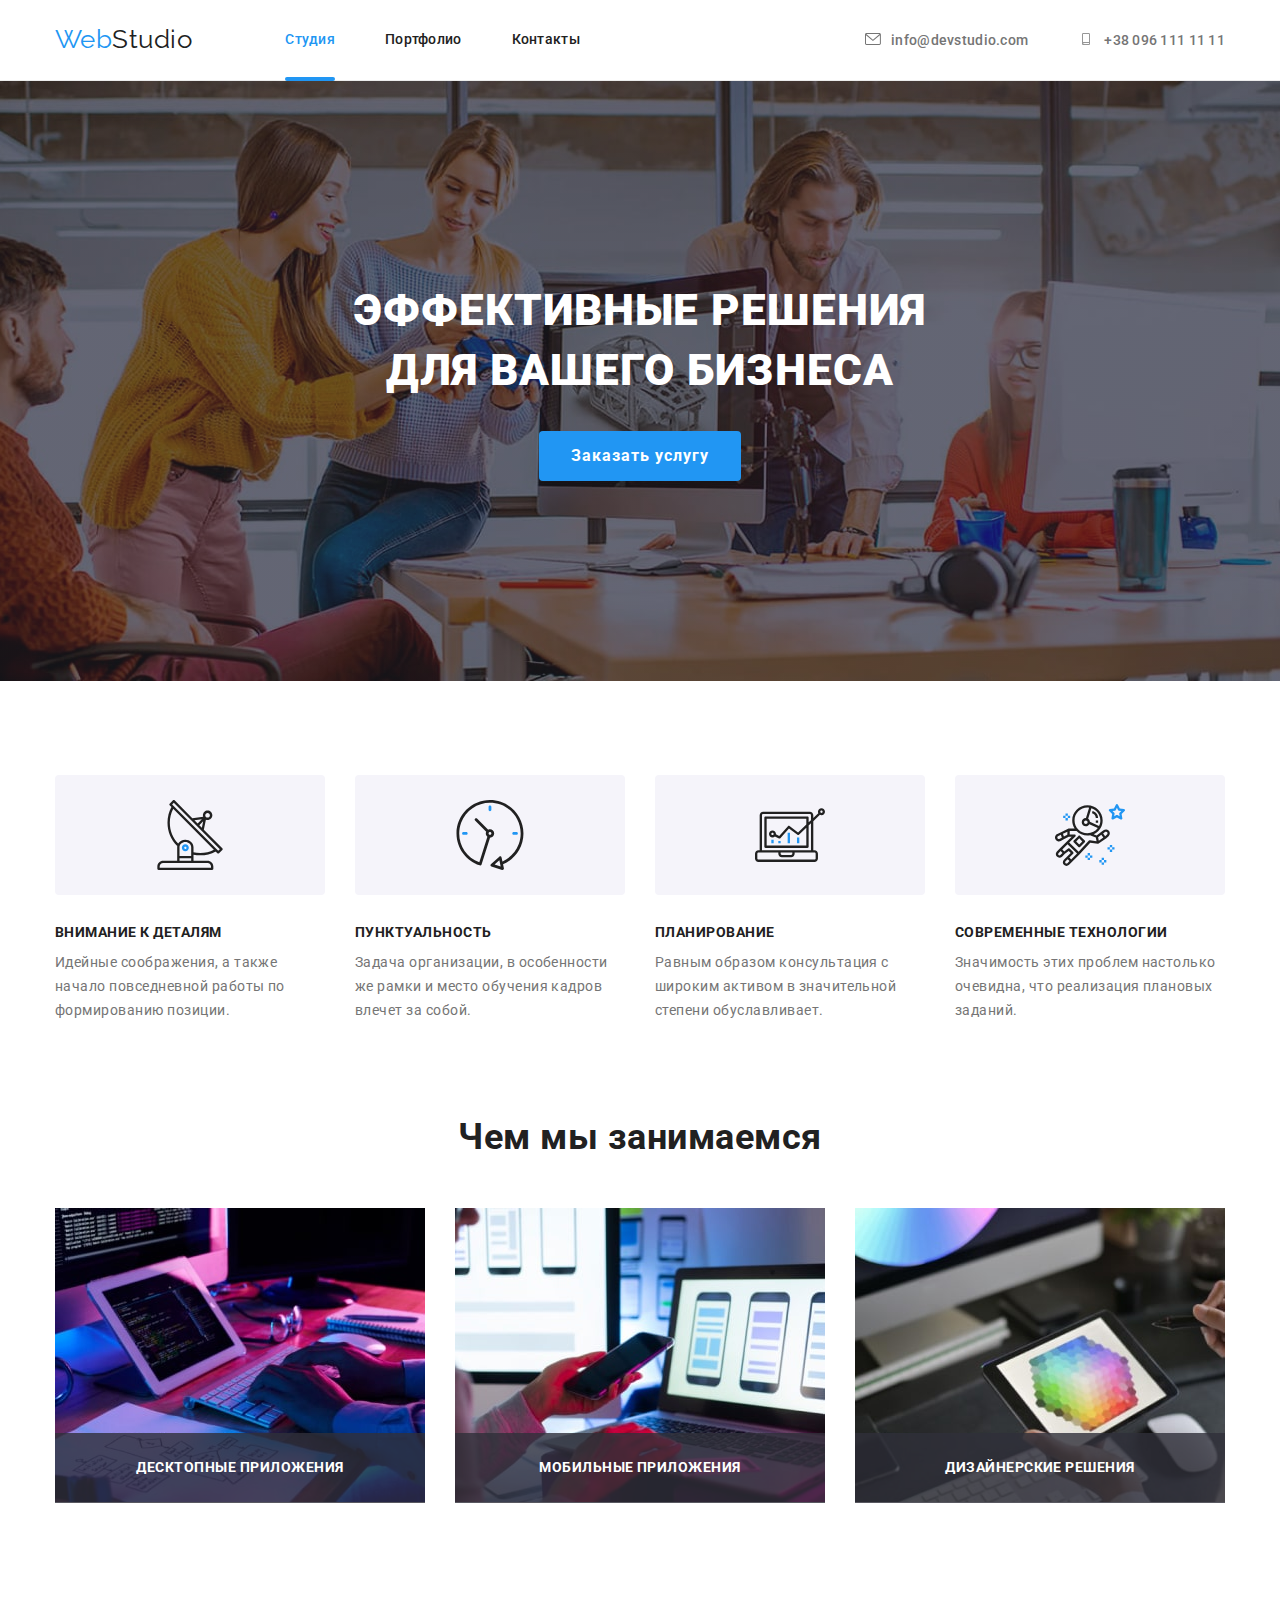
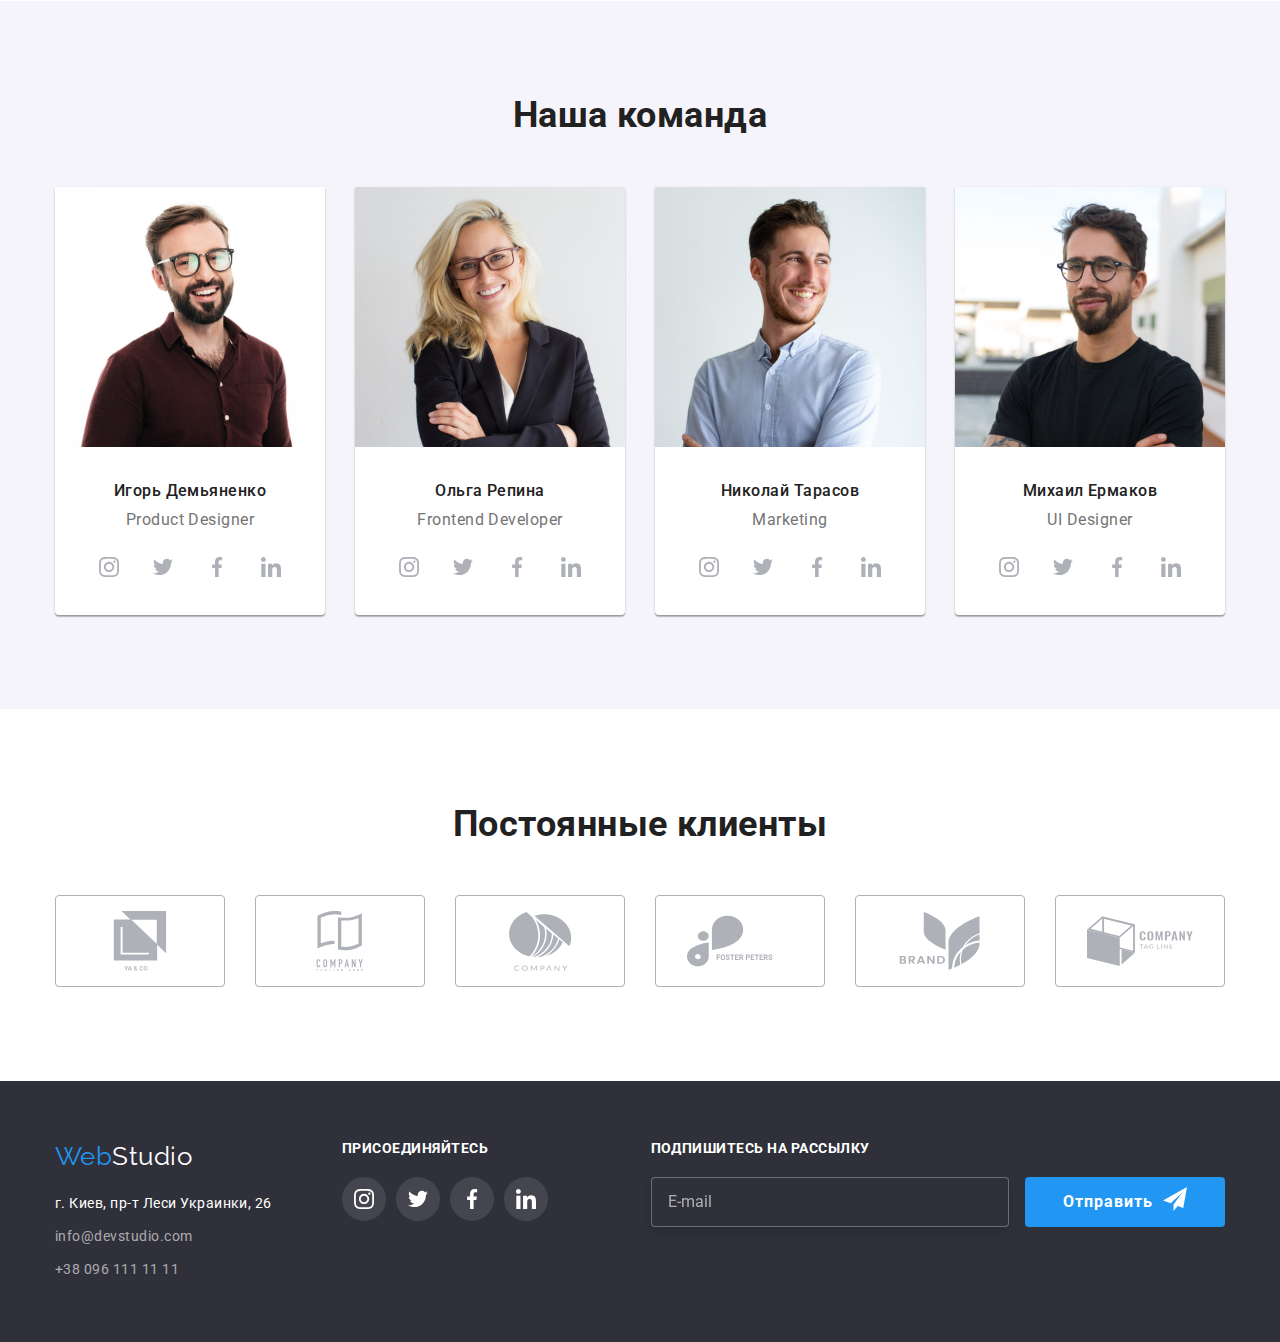
<file: index.html>
<!DOCTYPE html>
<html lang="en">
  <head>
    <meta charset="UTF-8" />
    <meta http-equiv="X-UA-Compatible" content="IE=edge" />
    <meta name="viewport" content="width=device-width, initial-scale=1.0" />
    <title>Студия</title>
    <link
      href="https://fonts.googleapis.com/css2?family=Raleway:wght@700&family=Roboto:wght@400;500;700;900&display=swap"
      rel="stylesheet"
    />
    <link
      rel="stylesheet"
      href="https://cdnjs.cloudflare.com/ajax/libs/modern-normalize/1.1.0/modern-normalize.min.css"
    />
    <link rel="stylesheet" href="./CSS/style.css" />
  </head>

  <body>
    <!--Heder-->
    <header class="header">
      <div class="container heder-page">
        <a href="./index.html" class="logo"
          >Web<span class="logo-studio">Studio</span></a
        >
        <nav>
          <ul class="site-nav list">
            <li class="item"><a href="#" class="link current">Студия</a></li>
            <li class="item"><a href="./portfolio.html" class="link">Портфолио</a></li>
            <li class="item"><a href="#" class="link">Контакты</a></li>
          </ul>
        </nav>
        <ul class="auth-nav list">
          <li class="item">
            <a href="mailto:info@devstudio.com" class="link"
              ><svg class="auth-icon" width="16" height="12"><use href="images/symbol-defs.svg#icon-mail"></use></svg>info@devstudio.com</a
            >
          </li>
          <li class="item">
            <a href="tel:+380961111111" class="link"><svg class="auth-icon" width="16" height="12"><use href="images/symbol-defs.svg#icon-smartphone"></use></svg>+38 096 111 11 11</a>
          </li>
        </ul>
      </div>
    </header>
    <!--Hero-->
    <main>
      <section class="hero container-hero">
        <h1 class="hero-title">Эффективные решения <br/> для вашего бизнеса</h1>
        <button type="button" class="button primary" data-modal-open>Заказать услугу</button>
      </section>
      <!--benefits-->
      <section class="section">
        <div class="container">
          <ul class="benefits-list list">
            <li class="item">
              <div class="benefits-box"><svg class="benefits-icon" width="70" height="70"><use href="./images/symbol-defs.svg#icon-antenna-1"></use></svg></div>
              <h3 class="title">Внимание к деталям</h3>
              <p class="paragraph">
                Идейные соображения, а также начало повседневной работы по
                формированию позиции.
              </p>
            </li>
            <li class="item">
              <div class="benefits-box"><svg class="benefits-icon" width="70" height="70"><use href="./images/symbol-defs.svg#icon-clock-1"></use></svg></div>
              <h3 class="title">Пунктуальность</h3>
              <p class="paragraph">
                Задача организации, в особенности же рамки и место обучения
                кадров влечет за собой.
              </p>
            </li>
            <li class="item">
              <div class="benefits-box"><svg class="benefits-icon" width="70" height="70"><use href="./images/symbol-defs.svg#icon-diagram-1"></use></svg></div>
              <h3 class="title">Планирование</h3>
              <p class="paragraph">
                Равным образом консультация с широким активом в значительной
                степени обуславливает.
              </p>
            </li>
            <li class="item">
              <div class="benefits-box"><svg class="benefits-icon" width="70" height="70"><use href="./images/symbol-defs.svg#icon-astronaut-1"></use></svg></div>
              <h3 class="title">Современные технологии</h3>
              <p class="paragraph">
                Значимость этих проблем настолько очевидна, что реализация
                плановых заданий.
              </p>
            </li>
          </ul>
        </div>
      </section>
           <!--Activity" -->
           <section class="section-activity">
            <div class="container">
          <h2 class="benefits-title">Чем мы занимаемся</h2>
          <ul class="list-img list">
            <li class="item">
              <div class="item-text">
              <img
                src="./images/box1-min.jpg"
                alt="фото планшет и клавиатура"
                width="370"
              /><h3 class="text-img">Десктопные приложения</h3></div>
            </li>
            <li class="item">
              <div class="item-text">
              <img
                src="./images/box2-min.jpg"
                alt="фото ноутбук и мобильный телефон"
                width="370"
              /><h3 class="text-img">Мобильные приложения</h3></div>
            </li>
            <li class="item">
              <div class="item-text">
              <img
                src="./images/box3-min.jpg"
                alt="фото рисунок на планшете"
                width="370"
              /><h3 class="text-img">Дизайнерские решения</h3></div>
            </li>
          </ul>
        </div>
      </section>
      <!--Team-->
      <section class="section team">
        <div class="container">
          <h2 class="team-title">Наша команда</h2>
          <ul class="team-list list">
            <li class="item">
              <img
                src="./images/team1.jpg" class="foto"
                alt="фото Игорь Демьяненко"
                width="270" 
              />
              <div class="team-member">
              <h3 class="title">Игорь Демьяненко</h3>
              <p class="paragraph">Product Designer</p>
              <ul class="list-network list">
                <li class="network"><a href="#" class="network-titel"><svg class="social-icon" width="20" height="20"><use href="./images/symbol-defs.svg#icon-instagram-2-1"></use></svg></a></li>
                <li class="network"><a href="#" class="network-titel"><svg class="social-icon" width="20" height="20"><use href="./images/symbol-defs.svg#icon-twitter-1-1"></use></svg></a></li>
                <li class="network"><a href="#" class="network-titel"><svg class="social-icon" width="20" height="20"><use href="./images/symbol-defs.svg#icon-facebook-1-1"></use></svg></a></li>
                <li class="network"><a href="#" class="network-titel"><svg class="social-icon"  width="20" height="20"><use href="./images/symbol-defs.svg#icon-linkedin-1-1"></use></svg></a></li>
              </ul>
            </div>
            </li>
            <li class="item">
              <img
                src="./images/team2.jpg" class="foto"
                alt="фото Ольга Репина"
                width="270" 
              />
              <div class="team-member">
              <h3 class="title">Ольга Репина</h3>
              <p class="paragraph">Frontend Developer</p>
               <ul class="list-network list">
                <li class="network"><a href="#" class="network-titel"><svg class="social-icon" width="20" height="20"><use href="./images/symbol-defs.svg#icon-instagram-2-1"></use></svg></a></li>
                <li class="network"><a href="#" class="network-titel"><svg class="social-icon" width="20" height="20"><use href="./images/symbol-defs.svg#icon-twitter-1-1"></use></svg></a></li>
                <li class="network"><a href="#" class="network-titel"><svg class="social-icon" width="20" height="20"><use href="./images/symbol-defs.svg#icon-facebook-1-1"></use></svg></a></li>
                <li class="network"><a href="#" class="network-titel"><svg class="social-icon"  width="20" height="20"><use href="./images/symbol-defs.svg#icon-linkedin-1-1"></use></svg></a></li>
              </ul>
            </div>
            </li>
            <li class="item">
              <img
                src="./images/team3.jpg" class="foto"
                alt="фото Николай Тарасов"
                width="270"
              />
              <div class="team-member"><h3 class="title">Николай Тарасов</h3>
              <p class="paragraph">Marketing</p>
                <ul class="list-network list">
                <li class="network"><a href="#" class="network-titel"><svg class="social-icon" width="20" height="20"><use href="./images/symbol-defs.svg#icon-instagram-2-1"></use></svg></a></li>
                <li class="network"><a href="#" class="network-titel"><svg class="social-icon" width="20" height="20"><use href="./images/symbol-defs.svg#icon-twitter-1-1"></use></svg></a></li>
                <li class="network"><a href="#" class="network-titel"><svg class="social-icon" width="20" height="20"><use href="./images/symbol-defs.svg#icon-facebook-1-1"></use></svg></a></li>
                <li class="network"><a href="#" class="network-titel"><svg class="social-icon"  width="20" height="20"><use href="./images/symbol-defs.svg#icon-linkedin-1-1"></use></svg></a></li>
              </ul>
            </div>
            </li>
            <li class="item">
              <img
                src="./images/team4.jpg" class="foto"
                alt="фото Михаил Ермаков"
                width="270"
              />
              <div class="team-member"><h3 class="title">Михаил Ермаков</h3>
              <p class="paragraph">UI Designer</p>
                <ul class="list-network list">
                <li class="network"><a href="#" class="network-titel"><svg class="social-icon" width="20" height="20"><use href="./images/symbol-defs.svg#icon-instagram-2-1"></use></svg></a></li>
                <li class="network"><a href="#" class="network-titel"><svg class="social-icon" width="20" height="20"><use href="./images/symbol-defs.svg#icon-twitter-1-1"></use></svg></a></li>
                <li class="network"><a href="#" class="network-titel"><svg class="social-icon" width="20" height="20"><use href="./images/symbol-defs.svg#icon-facebook-1-1"></use></svg></a></li>
                <li class="network"><a href="#" class="network-titel"><svg class="social-icon"  width="20" height="20"><use href="./images/symbol-defs.svg#icon-linkedin-1-1"></use></svg></a></li>
              </ul>
            </div>
            </li>
          </ul>
        </div>
      </section>
<!--partners-->  
<section class="section">
<div class="container">
<h2 class="partners-title">Постоянные клиенты</h2>
<ul class="partners-list list">
  <li class="partners"><a href="#" class="partners-link"><svg class="partners-icon" width="106" height="60"><use href="./images/symbol-defs.svg#icon-Company1"></use></svg></a></li>
  <li class="partners"><a href="#" class="partners-link"><svg class="partners-icon" width="106" height="60"><use href="./images/symbol-defs.svg#icon-Company2"></use></svg></a></li>
  <li class="partners"><a href="#" class="partners-link"><svg class="partners-icon" width="106" height="60"><use href="./images/symbol-defs.svg#icon-Company3"></use></svg></a></li>
  <li class="partners"><a href="#" class="partners-link"><svg class="partners-icon" width="106" height="60"><use href="./images/symbol-defs.svg#icon-Company4"></use></svg></a></li>
  <li class="partners"><a href="#" class="partners-link"><svg class="partners-icon" width="106" height="60"><use href="./images/symbol-defs.svg#icon-Company5"></use></svg></a></li>
  <li class="partners"><a href="#" class="partners-link"><svg class="partners-icon" width="106" height="60"><use href="./images/symbol-defs.svg#icon-Company6"></use></svg></a></li>
</ul>
</div>
</section>
    </main>
    <!--Footer-->
    <footer class="footer">
      <div class="container-footer">
        <div> <a href="./index.html" class="logo">Web<span class="logo-studiof">Studio</span></a>
        <address class="address">
          <span class="footer-address">г. Киев, пр-т Леси Украинки, 26</span>
            <ul class="contakts-list list">
            <li class="item"><a href="mailto:info@devstudio.com" class="contakts"
            >info@devstudio.com</a></li>
            <li class="item"><a href="tel:+380961111111" class="contakts">+38 096 111 11 11</a></li>
          </ul></div></address>
          <div class="networkff"><h3 class="title">присоединяйтесь</h3>
             <ul class="networkf-list list">
                <li class="networkf"><a href="#" class="networkf-titel"><svg class="socialf-icon" width="20" height="20"><use href="./images/symbol-defs.svg#icon-instagram-2-1"></use></svg></a></li>
                <li class="networkf"><a href="#" class="networkf-titel"><svg class="socialf-icon" width="20" height="20"><use href="./images/symbol-defs.svg#icon-twitter-1-1"></use></svg></a></li>
                <li class="networkf"><a href="#" class="networkf-titel"><svg class="socialf-icon" width="20" height="20"><use href="./images/symbol-defs.svg#icon-facebook-1-1"></use></svg></a></li>
                <li class="networkf"><a href="#" class="networkf-titel"><svg class="socialf-icon"  width="20" height="20"><use href="./images/symbol-defs.svg#icon-linkedin-1-1"></use></svg></a></li>
              </ul></div>
              <form class="form-footer">
              <p class="paragraph">Подпишитесь на рассылку</p>
              <input type="email" name="email" placeholder="E-mail">
              <button type="submit" class="button primary"><div class="button-footer">Отправить<svg class="button-icon"  width="24" height="24"><use href="./images/symbol-defs.svg#icon-icon-send"></use></svg></div></button>
              </form>
      </div>
    </footer>
<div class="bakdrop is-hidden" data-modal>
<div class="modal">
<p class="modal-paragraph">Оставьте свои данные, мы вам перезвоним</p>
  <form autocomplete="on">
  <ul class="list">
    <li class="modal-list"><label for="name" class="form-list">Имя</label><input type="text" name="name" id="name"><svg class="modal-icon" width="18" height="18"><use href="./images/symbol-defs.svg#icon-person-black-18dp-1"></use></svg></li>
    <li class="modal-list"><label for="tel" class="form-list">Телефон</label><input type="tel" name="tel" id="tel"><svg class="modal-icon" width="18" height="18"><use href="./images/symbol-defs.svg#icon-phone-black-18dp-1"></use></svg></li>
    <li class="modal-list"><label for="email" class="form-list">Почта</label><input type="email" name="email" id="email"><svg class="modal-icon" width="18" height="18"><use href="./images/symbol-defs.svg#icon-email-black-18dp-1"></use></svg></li>
    <li class="modal-list"><label for="comment" class="form-list">Комментарий</label><textarea name="comment" rows="10" id="comment" placeholder="Введите текст"></textarea></li>
  </ul>

  <div><label class="label"><input class="checkbox" type="checkbox" name="agreement" value="agreement"><svg class="checkbox-icon" width="16" height="15"><use href="./images/symbol-defs.svg#icon-icon-check-118"></use></svg>Соглашаюсь с рассылкой и принимаю&nbsp;
  <a href="#" class="treaty"> Условия договора</a>
  </label></div>

  <button type="submit" class="button primary modal-submit">Отправить</button>


</form>
<button class="modal-close" data-modal-close>	
<svg class="close-black" width="18" height="18"><use href="./images/symbol-defs.svg#icon-close-black-18dp-2-1"></use></svg></button></div></div>
<script src="./js/modal.js"></script>
  </body>
</html>
</file>
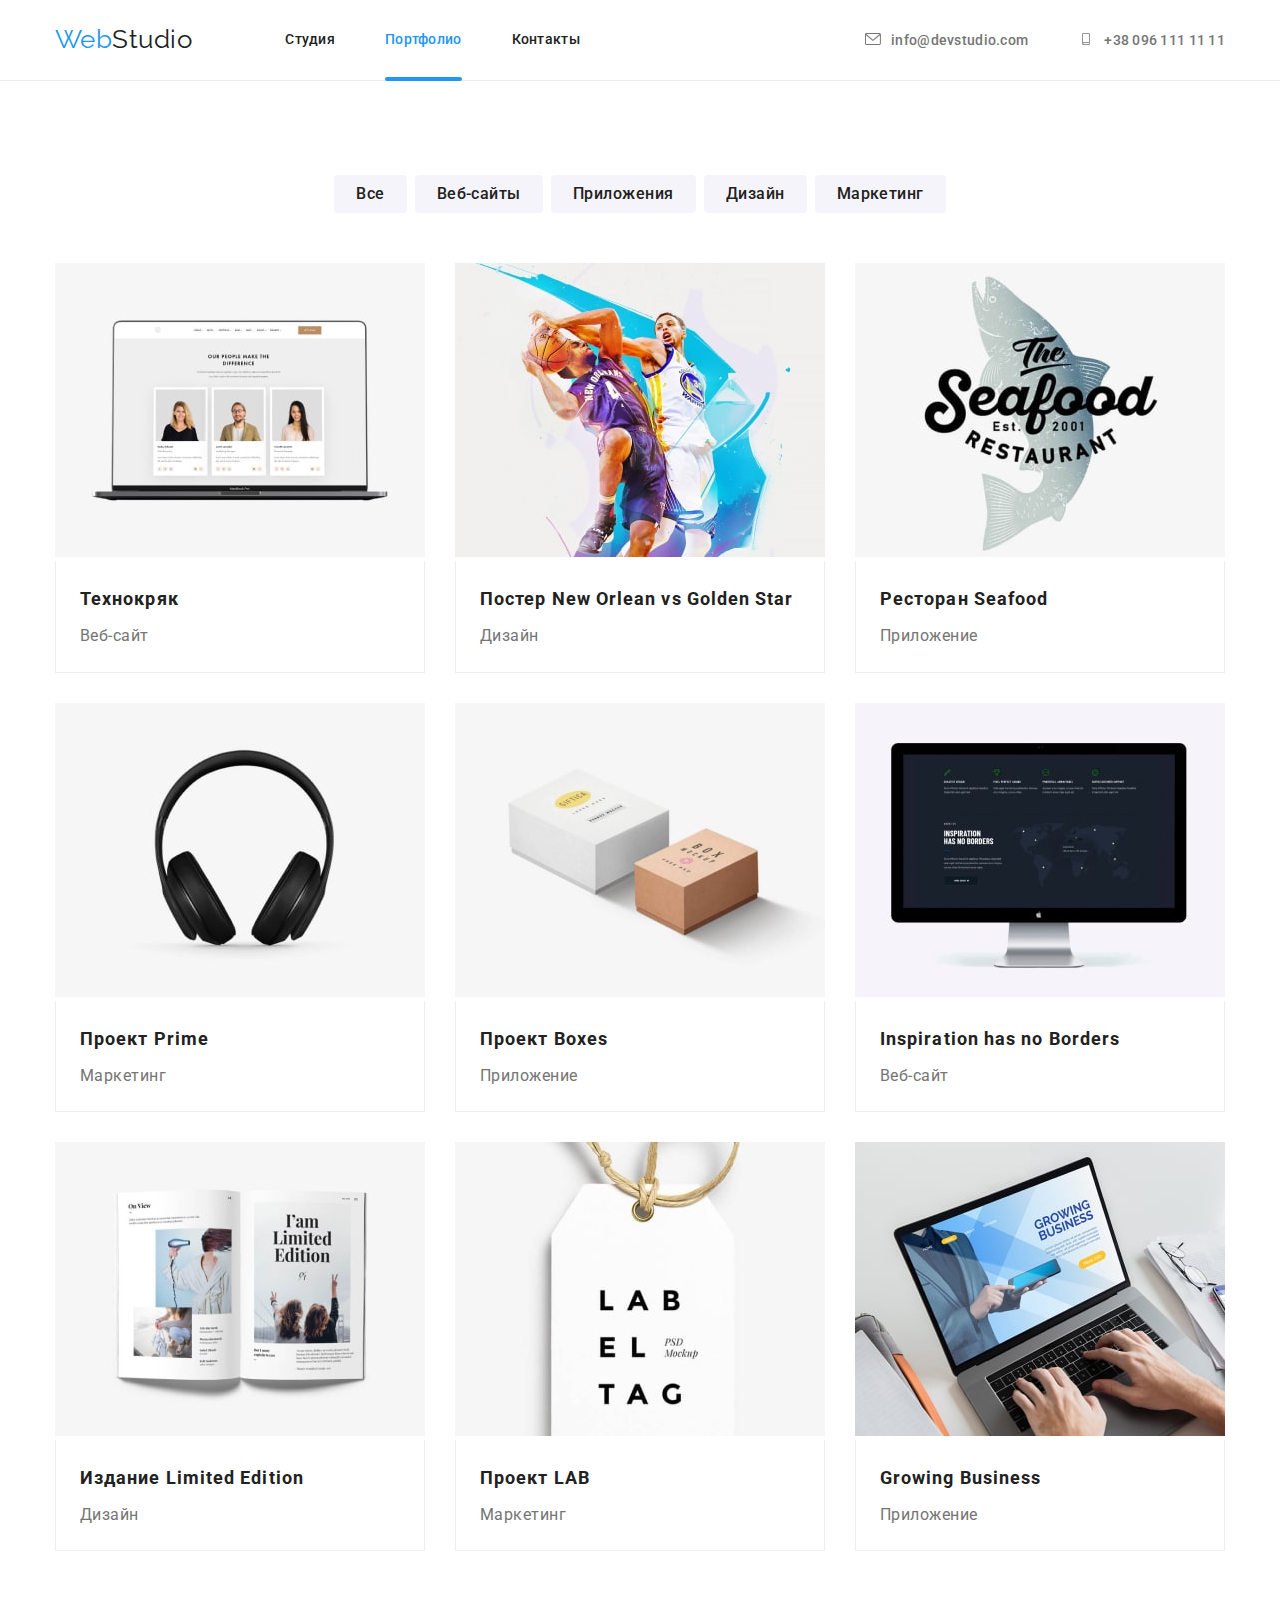
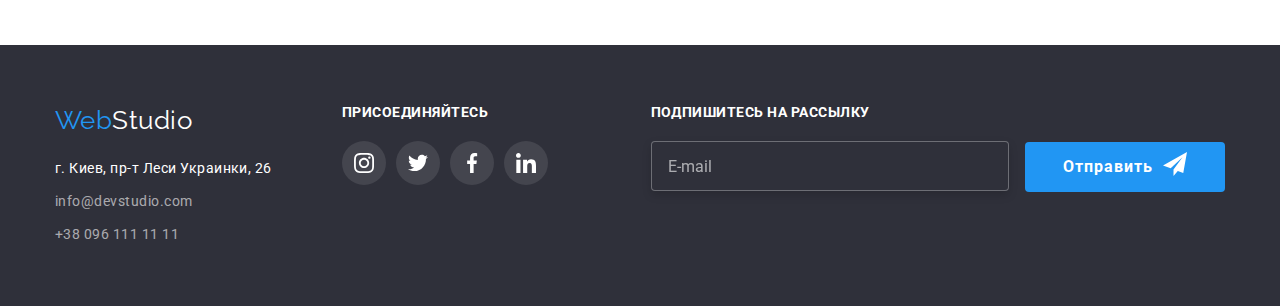
<file: portfolio.html>
<!DOCTYPE html>
<html lang="ru">
  <head>
    <meta charset="UTF-8" />
    <meta http-equiv="X-UA-Compatible" content="IE=edge" />
    <meta name="viewport" content="width=device-width, initial-scale=1.0" />
    <title>Портфолио</title>
    <link
      href="https://fonts.googleapis.com/css2?family=Raleway:wght@700&family=Roboto:wght@400;500;700;900&display=swap"
      rel="stylesheet"
    />
       <link
      rel="stylesheet"
      href="https://cdnjs.cloudflare.com/ajax/libs/modern-normalize/1.1.0/modern-normalize.min.css"/>
    <link rel="stylesheet" href="./CSS/style.css" />
  </head>
  <body>
    <!--Heder-->
    <header class="header">
      <div class="container heder-page">
        <a href="./index.html" class="logo"
          >Web<span class="logo-studio">Studio</span></a
        >
        <nav>
          <ul class="site-nav list">
            <li class="item"><a href="./index.html" class="link">Студия</a></li>
            <li class="item"><a href="./portfolio.html" class="link current">Портфолио</a></li>
            <li class="item"><a href="#" class="link">Контакты</a></li>
          </ul>
        </nav>
        <ul class="auth-nav list">
          <li class="item">
            <a href="mailto:info@devstudio.com" class="link"
              ><svg class="auth-icon" width="16" height="12"><use href="images/symbol-defs.svg#icon-mail"></use></svg>info@devstudio.com</a
            >
          </li>
          <li class="item">
            <a href="tel:+380961111111" class="link"><svg class="auth-icon" width="16" height="12"><use href="images/symbol-defs.svg#icon-smartphone"></use></svg>+38 096 111 11 11</a>
          </li>
        </ul>
      </div>
    </header>
    <main>
      <!--Portfolio-->
      <section class="section">
        <div class="container">
        <!--<h1>Portfolio WebStudio</h1>-->
       <ul class="button-list list">
          <li class="item"><button type="button" class="button secondary">Все</button></li>
          <li class="item">
            <button type="button" class="button secondary">Веб-сайты</button>
          </li>
          <li class="item">
            <button type="button" class="button secondary">Приложения</button>
          </li>
          <li class="item">
            <button type="button" class="button secondary">Дизайн</button>
          </li>
          <li class="item">
            <button type="button" class="button secondary">Маркетинг</button>
          </li>
        </ul>

        <ul class="cases list">
          <li class="item">
            <a class="poster">
            <div class="item-box"><img
              src="./images/portfolio/portfolio1.jpg" class="foto"
              alt="ноутбук"
              width="370"
              height="294"
            /><p class="item-paragraph">Ресурс предлагает комплексные предложения с разным уровнем функционала и сервисов. Все это позволит посетителю получить исчерпывающие сведения о компании или частном лице.</p></div>
            <div class="cases-border">
            <h2 class="title">Технокряк</h2>
            <p class="paragraph">Веб-сайт</p></div></a>
          </li>
          <li class="item">
            <a class="poster">
            <div class="item-box"><img
              src="./images/portfolio/portfolio2.jpg" class="foto"
              alt="баскетболисты"
              width="370"
              height="294"
            /><p class="item-paragraph">Полное руководство по дизайну плаката: более 80 советов и шаблоны на все случаи жизни.</p></div>
            <div class="cases-border"><h2 class="title">Постер New Orlean vs Golden Star</h2>
            <p class="paragraph">Дизайн</p></div></a>
          </li>
          <li class="item">
            <a class="poster">
             <div class="item-box"><img
              src="./images/portfolio/portfolio3.jpg" class="foto"
              alt="лого морская еда"
              width="370"
              height="294"
            /><p class="item-paragraph">Автоматизируйте рутину в учете, анализе меню и заказе поставок. Наши приложения понимают бизнес‑кухню общепита. Бухгалтерия, интеграция с 1С, Демо-доступ.</p></div>
            <div class="cases-border"><h2 class="title">Ресторан Seafood</h2>
            <p class="paragraph">Приложение</p></div></a>
          </li>
          <li class="item">
            <a class="poster">
             <div class="item-box"><img
              src="./images/portfolio/portfolio4.jpg" class="foto"
              alt="наушники"
              width="370"
              height="294"
            /><p class="item-paragraph">Услуга разработки маркетинговой
               стратегии в нашей компании адаптирована специально
                для представителей этого бизнеса и позволяет сделать процесс планирования маркетинговой деятельности простым и в то же время эффективным.</p></div>
            <div class="cases-border"><h2 class="title">Проект Prime</h2>
            <p class="paragraph">Маркетинг</p></div></a>
          </li>
          <li class="item">
            <a class="poster">
            <div class="item-box"><img
              src="./images/portfolio/portfolio5.jpg" class="foto"
              alt="коробки"
              width="370"
              height="294"
            /><p class="item-paragraph">Что такое Boxes? Boxex позволяет хранить все файлы вашего бизнеса в одном месте для простой совместной работы в Интернете.</p></div>
            <div class="cases-border"><h2 class="title">Проект Boxes</h2>
            <p class="paragraph">Приложение</p></div></a>
          </li>
          <li class="item">
           <a class="poster"> 
           <div class="item-box"><img
              src="./images/portfolio/portfolio6.jpg" class="foto"
              alt="Монитор"
              width="370"
              height="294"
            /><p class="item-paragraph">Нет задач, которые мы не можем решить. Сайт, который будет выделяться среди конкурентов. Закажите эффективный продающий сайт для вашего бизнеса "под ключ".</p></div>
            <div class="cases-border"><h2 class="title">Inspiration has no Borders</h2>
            <p class="paragraph">Веб-сайт</p></div></a>
          </li>
          <li class="item">
            <a class="poster">
            <div class="item-box"><img
              src="./images/portfolio/portfolio7.jpg" class="foto"
              alt="книга"
              width="370"
              height="294"
            /><p class="item-paragraph">Удобный генератор обложек книг от VebStydio позволяет быстро создать дизайн обложки книги. Выбирайте индивидуальные шаблоны, чтобы оформить обложку.</p></div>
            <div class="cases-border"><h2 class="title">Издание Limited Edition</h2>
            <p class="paragraph">Дизайн</p></div></a>
          </li>
          <li class="item">
            <a class="poster">
            <div class="item-box"><img
              src="./images/portfolio/portfolio8.jpg" class="foto"
              alt="бирка"
              width="370"
              height="294"
            /><p class="item-paragraph">Как правильное формирование ценников может увеличить продажи. Какие приемы маркетинга можно использовать в ценообразовании.</p></div>
            <div class="cases-border"><h2 class="title">Проект LAB</h2>
            <p class="paragraph">Маркетинг</p></div></a>
          </li>
          <li class="item">
            <a class="poster">
            <div class="item-box"><img
              src="./images/portfolio/portfolio9.jpg" class="foto"
              alt=" работа на ноутбуке"
              width="370"
              height="294"
            /><p class="item-paragraph">14 Дней Бесплатного Пользования. Рост продуктивности на 43%. Легкое внедрение в Ваш Бизнес.</p></div>
            <div class="cases-border"><h2 class="title">Growing Business</h2>
            <p class="paragraph">Приложение</p></div></a>
          </li>
        </ul>
        </div>
      </section>
    </main>
    <!--Footer-->
           <footer class="footer">
      <div class="container-footer">
        <div> <a href="./index.html" class="logo">Web<span class="logo-studiof">Studio</span></a>
        <address class="address">
          <span class="footer-address">г. Киев, пр-т Леси Украинки, 26</span>
            <ul class="contakts-list list">
            <li class="item"><a href="mailto:info@devstudio.com" class="contakts"
            >info@devstudio.com</a></li>
            <li class="item"><a href="tel:+380961111111" class="contakts">+38 096 111 11 11</a></li>
          </ul></div></address>
          <div class="networkff"><h3 class="title">присоединяйтесь</h3>
             <ul class="networkf-list list">
                <li class="networkf"><a href="#" class="networkf-titel"><svg class="socialf-icon" width="20" height="20"><use href="./images/symbol-defs.svg#icon-instagram-2-1"></use></svg></a></li>
                <li class="networkf"><a href="#" class="networkf-titel"><svg class="socialf-icon" width="20" height="20"><use href="./images/symbol-defs.svg#icon-twitter-1-1"></use></svg></a></li>
                <li class="networkf"><a href="#" class="networkf-titel"><svg class="socialf-icon" width="20" height="20"><use href="./images/symbol-defs.svg#icon-facebook-1-1"></use></svg></a></li>
                <li class="networkf"><a href="#" class="networkf-titel"><svg class="socialf-icon"  width="20" height="20"><use href="./images/symbol-defs.svg#icon-linkedin-1-1"></use></svg></a></li>
              </ul></div>
              <form class="form-footer">
              <p class="paragraph">Подпишитесь на рассылку</p>
              <input type="email" name="email" placeholder="E-mail">
              <button type="submit" class="button primary"><div class="button-footer">Отправить<svg class="button-icon"  width="24" height="24"><use href="./images/symbol-defs.svg#icon-icon-send"></use></svg></div></button>
              </form>
      </div>
    </footer>
  </body>
</html>
</file>
<file: CSS/style.css>
:root {
  --primary-text-color: #212121;
  --paragraph-text-color: #757575;
  --accent-color: #2196f3;
  --footer-hero-color: #2f303a;
  --primary-bg-color: #fff;
  --second-bg-color: #f5f4fa;
  --text-footer-color: rgba(255, 255, 255, 0.6);
  --border--hed--color: #ececec;
  --border--portfilio-color: #EEEEEE;
  --icon-color--: #AFB1B8;
}

h1,
h2,
h3,
p,
ul {
  margin-top: 0;
  margin-bottom: 0;
 
}

body {
  background-color: var(--primary-bg-color);
  color: var(--primary-text-color);
  font-family: roboto, sans-serif;
  letter-spacing: 0.03em;
}

.list {
  padding: 0;
  margin: 0;
  list-style: none;
}

.container {
  margin-left: auto;
  margin-right: auto;
  padding-left: 15px;
  padding-right: 15px;
  width: 1200px;}

/*------header-------*/
.header {
  border-bottom: 1px var(--border--hed--color) solid;
}
.heder-page {
  display: flex;
  align-items: center;

}

/*-------logo-------*/
.logo {
color: var(--accent-color);
font-family: raleway, sans-serif;
font-size: 26px;
line-height: 1.2;
text-decoration: none;

}

.logo-studio {
  color: var(--primary-text-color);
}
.logo-studiof {
  color: var(--primary-bg-color);
}

.logo .logo-studiof {
display: inline-block;
margin-bottom: 20px;
}

/*------nav------*/

.site-nav {
  display: flex;
  margin-left: 93px;
 
}

.site-nav .item + .item {
  margin-left: 50px;
}

.site-nav .link {
  display: block;
  padding-top: 32px;
  padding-bottom: 32px;
  color: var(--primary-text-color);
  font-weight: 500;
  font-size: 14px;
  line-height: 1.14;
  letter-spacing: 0.02em;
  text-decoration: none;
  transition: color 250ms cubic-bezier(0.4, 0, 0.2, 1);
}
.auth-nav {
  display: flex;
  margin-left: auto;
}

.auth-nav .item + .item {
  margin-left: 50px;
}

.auth-nav .link {
  color: var(--paragraph-text-color);
  font-weight: 500;
  font-size: 14px;
  line-height: 1.14;
  letter-spacing: 0.02em;
  text-decoration: none;
  transition: color 250ms cubic-bezier(0.4, 0, 0.2, 1);
}

.site-nav .link.current,
.site-nav .link:hover,
.site-nav .link:focus,
.auth-nav .link:hover,
.auth-nav .link:focus {
  color: #2196f3;
  transition: color 250ms cubic-bezier(0.4, 0, 0.2, 1);}




.auth-icon {
margin-right: 10px;
fill: currentColor;
}

.link {
position: relative;
}

.current::after {
content: '';
position: absolute;
bottom: -1px;
display: block;
width: 100%;
height: 4px;
background-color: var(--accent-color);
border-radius: 2px;
}




/*------hero------*/
.hero {
  padding-top: 200px;
  padding-bottom: 200px;
  letter-spacing: 0.06em;
  text-align: center;
}
.container-hero {
min-height: 600px;
max-width: 1600px;
margin-left: auto;
margin-right: auto;
background-repeat: no-repeat;
background-position: center;
background-image: linear-gradient( to right, rgba(47, 48, 58, 0.4), rgba(47, 48, 58, 0.4)), url(../images/hero.jpg);
background-color: var(--footer-hero-color);
}
.hero-title {
  margin-bottom: 30px;
  color: var(--primary-bg-color);
  font-weight: 900;
  font-size: 44px;
  line-height: 1.36;
  letter-spacing: 0,06em;
  text-transform: uppercase;
}

/*------benefits------*/

.section {
  padding-top: 94px;
  padding-bottom: 94px;
}

.benefits-list {
  display: flex;
}

.benefits-list .item {
 width: 270px; 
}

.benefits-list .item + .item {
margin-left: 30px;
}

.benefits-box {
width: 270px;
height: 120px;
display: flex;
align-self: center;
justify-content: center;
background-color: var(--second-bg-color);
margin-bottom: 30px;
border-radius: 4px;
}

.benefits-icon {
display: flex;
align-self: center;
justify-content: center;
}

/*------Activity-------*/

.section-activity {
padding-bottom: 94px;
}

.list-img {
display: flex;
}

.list-img .item + .item {
margin-left: 30px;

} 

.benefits-title {
  margin-bottom: 50px;
  font-size: 36px;
  line-height: 1.16;
  text-align: center;
}

.benefits-list .title {
  margin-bottom: 10px;
  font-weight: 700;
  font-size: 14px;
  line-height: 1.14;
  text-transform: uppercase;
}

.benefits-list .paragraph {

  color: var(--paragraph-text-color);
  font-size: 14px;
  line-height: 1.71;
}

.item-img {
position: relative;
}

.item-text {
position: relative;

}

.text-img {
position: absolute;
bottom: 4px;
width: 370px;
height: 70px;
padding-top: 27px;
padding-bottom: 27px;
background-color: rgba(47, 48, 58, 0.8);
color: var(--primary-bg-color);
font-weight: 700;
font-size: 14px;
line-height: 1.14;
text-align: center;
text-transform: uppercase;
}

/*------team------*/
.team {
  background-color: var(--second-bg-color);
}

.team-title {
  margin-bottom: 50px;
  font-size: 36px;
  line-height: 1.16;
  text-align: center;
}

.team-list {
  display: flex;
  text-align: center;
}

.team-list .item {
width: 270px;
height: 428px;
background-color: var(--primary-bg-color);
box-shadow: 0px 1px 3px rgba(0, 0, 0, 0.12), 0px 1px 1px rgba(0, 0, 0, 0.14), 0px 2px 1px rgba(0, 0, 0, 0.2);
border-radius: 0px 0px 4px 4px;


}

.team-list .item:nth-child(n+2) {
  width: 270px;
  margin-left: 30px;
}

.team-member {
padding-top: 30px;
padding-bottom: 30px;
}

.team-list .title {
  margin-bottom: 10px;
  font-weight: 500;
  font-size: 16px;
  line-height: 1.19;
}

.team-list .paragraph {
  color: var(--paragraph-text-color);
  font-size: 16px;
  line-height: 1.19;
  margin-bottom: 16px;
}

.list-network {
display: flex;
align-self: center;
justify-content: center;
}

.list-network .network:nth-child(n+2) {
margin-left: 10px;
}


.network-titel {
width: 100%;
height: 100%;
display: flex;
align-self: center;
justify-content: center;
background-color: var(--primary-bg-color);
color: var(--icon-color--);
border-radius: 50%;
transition: color 250ms cubic-bezier(0.4, 0, 0.2, 1), background-color 250ms cubic-bezier(0.4, 0, 0.2, 1);
}

.network-titel:hover,
.network-titel:focus {
background-color: var(--accent-color);
color: var(--primary-bg-color);
transition: color 250ms cubic-bezier(0.4, 0, 0.2, 1), background-color 250ms cubic-bezier(0.4, 0, 0.2, 1);
}

.social-icon {
display: flex;
align-self: center;
justify-content: center;
fill: currentColor;
}

.network {
width: 44px;
height: 44px;
}




/*--------partners--------*/
.partners-title {
margin-bottom: 50px;
font-size: 36px;
line-height: 1.17;
text-align: center;
}

.partners-list {
  margin: 0;
  padding: 0;
  display: flex;
  align-items: center;
  justify-content: center;
}

.partners-link {
  display: flex;
  align-self: center;
  justify-content: center;
  align-items: center;
  color: var(--icon-color--);
  width: 100%;
  height: 100%;
  transition: color 250ms cubic-bezier(0.4, 0, 0.2, 1);
}

.partners-link:hover,
.partners-link:focus {
  color: var(--accent-color);
  transition: color 250ms cubic-bezier(0.4, 0, 0.2, 1);
}

.partners {
  width: 170px;
  height: 92px;
  padding: 0;
  margin: 0;
  border: 1px solid var(--icon-color--);
  border-radius: 4px;
  align-self: center;
  justify-content: center;
  transition: color 250ms cubic-bezier(0.4, 0, 0.2, 1);
}

.partners-icon {
  fill: currentColor;
  align-items: center;
  justify-content: center;
}

.partners:not(:first-child) {
  margin-left: 30px;
}

.partners:hover,
.partners:focus {
  border: 1px solid var(--accent-color);
  transition: color 250ms cubic-bezier(0.4, 0, 0.2, 1);
}

/*------footer------*/

.footer {
  background-color: var(--footer-hero-color);
  padding-top: 60px;
  padding-bottom: 60px;
}

.container-footer {
display: flex;
  margin-left: auto;
  margin-right: auto;
  padding-left: 15px;
  padding-right: 15px;
  width: 1200px;}

.address {
display: flex;
flex-direction: column;
}

.footer-address {
  margin-bottom: 9px;
  color: var(--primary-bg-color);
  font-style: normal;
  font-size: 14px;
  line-height: 1.71;
  transition: color 250ms cubic-bezier(0.4, 0, 0.2, 1);
}

.contakts-list .item:not(:last-child)
{margin-bottom: 9px;
}

.footer .contakts {
  color: var(--text-footer-color);
  font-style: normal;
  font-size: 14px;
  line-height: 1.71;
  text-decoration: none;
  transition: color 250ms cubic-bezier(0.4, 0, 0.2, 1);
}

.footer-address:hover,
.footer-address:focus,
.contakts:hover,
.contakts:focus {
  color: #2196f3;
  transition: color 250ms cubic-bezier(0.4, 0, 0.2, 1);
}


.networkff .title {
margin-bottom: 20px;
color: var(--primary-bg-color);
font-size: 14px;
line-height: 1.14;
text-transform: uppercase;
}

.networkf-list {
display: flex;
align-self: center;
justify-content: center;
}

.networkf-list .networkf:nth-child(n+2) {
  margin-left: 10px;
}

.networkf-titel {
display: flex;
align-self: center;
justify-content: center;
width: 44px;
height: 44px;
border-radius: 50%;
color: var(--primary-bg-color);
background-color: rgba(255, 255, 255, 0.1);
transition: cbackground-color 250ms cubic-bezier(0.4, 0, 0.2, 1);
}

.networkf-titel:hover,
.networkf-titel:focus {
background-color:var(--accent-color);
cursor: auto;
transition: background-color 250ms cubic-bezier(0.4, 0, 0.2, 1);
}

.socialf-icon {
display: flex;
align-self: center;
justify-content: center;
fill: currentColor;
}
.networkff {
margin-left: 70px;
}

.form-footer {
margin-left: auto;
}

.form-footer .paragraph {
font-weight: 700;
margin-bottom: 20px;
color: var(--primary-bg-color);
font-size: 14px;
line-height: 1.14;
text-transform: uppercase;
}

.form-footer input {
appearance: none;
width: 358px;
height: 50px;
padding: 15px 0px 15px 16px;
margin-right: 12px;
color: var(--primary-bg-color);
background-color: var(--footer-hero-color);
border: 1px solid rgba(255, 255, 255, 0.3);
outline: rgba(255, 255, 255, 0.3);
filter: drop-shadow(0px 4px 4px rgba(0, 0, 0, 0.15));
border-radius: 4px;
}


.form-footer input::placeholder {
font-weight: 400;
font-size: 16px;
line-height: 1.25;
color: rgba(255, 255, 255, 0.6);
}


/*------button------*/

.button {
  font-family: inherit;
  cursor: pointer;
  border-radius: 4px;
  text-align: center;
  border: 1px transparent;
}

.button.primary {
  min-width: 200px;
  min-height: 50px;
  padding: 10px 32px;
  color: var(--primary-bg-color);
  background-color: var(--accent-color);
  font-weight: 700;
  font-size: 16px;
  line-height: 1.88;
  letter-spacing: 0.06em;
  
 
}
.button.secondary {
  padding: 6px 22px;
  min-height: 38px;
  background: var(--second-bg-color);
  color: var(--primary-text-color);
  font-weight: 500;
  font-size: 16px;
  line-height: 1.63;
  letter-spacing: 0.03em;
  transition: background-color 250ms cubic-bezier(0.4, 0, 0.2, 1), color 250ms cubic-bezier(0.4, 0, 0.2, 1), box-shadow 250ms cubic-bezier(0.4, 0, 0.2, 1);
}

.button-list .item + .item {
margin-left: 8px;
}

.button-list {
  margin-left: auto;
  margin-right: auto;
  margin-bottom: 50px;
}

.button-menu {
display: flex;
width: 1200 px;
}

.secondary:hover,
.secondary:focus {
  background-color: var(--accent-color);
  color: var(--primary-bg-color);
  box-shadow: 0px 3px 1px rgba(0, 0, 0, 0.1), 0px 1px 2px rgba(0, 0, 0, 0.08), 0px 2px 2px rgba(0, 0, 0, 0.12);
transition: background-color 250ms cubic-bezier(0.4, 0, 0.2, 1), color 250ms cubic-bezier(0.4, 0, 0.2, 1), box-shadow 250ms cubic-bezier(0.4, 0, 0.2, 1);
}


.button-footer {
display: flex;
align-self: center;
justify-content: center;}

.button-icon {
margin-left: 10px;
}

/*-------portfolio------*/

.button-list {
display: flex;
justify-content: center;
}

.cases {
display: flex;
flex-wrap: wrap;
}

.cases .item {
width: 370px;
margin-right: 30px;
margin-bottom: 30px;
transition: box-shadow 250ms cubic-bezier(0.4, 0, 0.2, 1);
}

.cases .item:hover,
.cases .item:focus {
box-shadow: 0px 1px 1px rgba(0, 0, 0, 0.12), 0px 4px 4px rgba(0, 0, 0, 0.06), 1px 4px 6px rgba(0, 0, 0, 0.16);
transition: box-shadow 250ms cubic-bezier(0.4, 0, 0.2, 1);
}

.cases .item:nth-child(3n) {
margin-right: 0;
}

.cases .item:nth-last-child(-n +3) {
margin-bottom: 0;
}

.cases .foto {
margin-bottom: 0;
}

.item-box {
position: relative;
overflow: hidden;
}

.item-paragraph {
position: absolute;
top: 0;
left: 0;
transform: translateY(102%);
width: 370px;
height: 294px;
padding-top: 63px;
padding-left: 24px;
padding-right: 24px;
background-color: rgba(33, 150, 243, 0.9);
font-size: 18px;
line-height: 1.56;
color: var(--primary-bg-color);
pointer-events: none;
transition: transform  250ms cubic-bezier(0.4, 0, 0.2, 1);}

.poster:hover .item-paragraph {
transform: translate( 0%, 0%);
transition: transform  250ms cubic-bezier(0.4, 0, 0.2, 1);}

.poster:focus .item-paragraph {
transform: translate( 0%, 0%);
transition: transform  250ms cubic-bezier(0.4, 0, 0.2, 1);}

.cases .title {
  margin-bottom: 4px;
  font-weight: 700;
  font-size: 18px;
  line-height: 2;
  letter-spacing: 0.06em;
}

.cases .paragraph {
  color: var(--paragraph-text-color);
  font-size: 16px;
  line-height: 1.88;
}

.cases-border {
  padding: 20px 24px;
  border-right: 1px solid var(--border--portfilio-color);
  border-bottom: 1px solid var(--border--portfilio-color);
  border-left: 1px solid var(--border--portfilio-color);
 
}


/*-------bakdrop------*/



.bakdrop {
position: fixed;
top: 0;
left: 0; 
width: 100%;
height: 100%;
background-color: rgba(47, 48, 58, 0.5);
opacity: 1;
transition: opacity 250ms cubic-bezier(0.4, 0, 0.2, 1);
}

.bakdrop.is-hidden {
  opacity: 0;
  transition: opacity 250ms cubic-bezier(0.4, 0, 0.2, 1);
  pointer-events: none;
}

.bakdrop.is-hidden .modal {
visibility: hidden;
transform: translate(-50%, -50%) scale(0.7);
opacity: 0;
transition: transform  200ms cubic-bezier(0.4, 0, 0.2, 1), opacity 250ms cubic-bezier(0.4, 0, 0.2, 1);}

.modal {
position: absolute;
top: 50%;
left: 50%;
min-width: 528px;
min-height: 581px;
padding: 40px;
background-color: var(--primary-bg-color);
transform: translate(-50%, -50%) scale(1);
opacity: 1;
transition: transform  250ms cubic-bezier(0.4, 0, 0.2, 1), opacity 250ms cubic-bezier(0.4, 0, 0.2, 1);}

.modal-close {
position: absolute;
display: flex;
align-self: center;
justify-content: center;
top: 8px;
right: 8px;
width: 30px;
height: 30px;
padding-top: 5px;
border-radius: 50%;
border: 1px solid rgba(0, 0, 0, 0.1);
background-color: var(--primary-bg-color);
cursor: pointer;

}

.close-black {
fill: var(--primary-text-color);
transition: fill  250ms cubic-bezier(0.4, 0, 0.2, 1);
}

.modal-close:hover .close-black {
fill: var(--accent-color);
transition: fill  250ms cubic-bezier(0.4, 0, 0.2, 1);
}

.modal-paragraph {
font-weight: 700;
font-size: 20px;
text-align: center;
line-height: 1.15;
margin-bottom: 12px;
}

textarea {
resize: none;
width: 100%;
}

.form-list {
display: block;
margin-bottom: 4px;
font-weight: 400;
font-size: 12px;
line-height: 1.17;
letter-spacing: 0.01em;
color: var(--paragraph-text-color);
outline: #eeeeee;
}

.modal-list {
position: relative;
margin-bottom: 10px;
cursor: pointer;
}

.modal-list input {
width: 100%;
height: 40px;
padding-top: 11px;
padding-bottom: 11px;
padding-left: 42px;
outline:var(--accent-color);
border: 1px solid;
border-color:  rgba(33, 33, 33, 0.2);
border-radius: 4px;
transition: border-color 250ms cubic-bezier(0.4, 0, 0.2, 1);
}

.modal-list textarea {
height: 120px;
padding-top: 12px;
padding-left: 16px;
outline:var(--accent-color);
border: 1px solid; 
border-color: rgba(33, 33, 33, 0.2);
border-radius: 4px;
transition: border-color 250ms cubic-bezier(0.4, 0, 0.2, 1);
}

.treaty {
font-weight: 400;
font-size: 14px;
line-height: 1.71;
color: var(--accent-color);
}

.modal-icon {
position: absolute;
bottom: 11px;
left: 12px;
fill: var(--primary-text-color);
transition: fill  250ms cubic-bezier(0.4, 0, 0.2, 1);
}


.modal-list:hover .modal-icon,
.modal-list:hover input,
.modal-list:hover textarea,
.modal-list:focus .modal-icon,
.modal-list:focus input,
.modal-list:focus textarea 
 {
fill: var(--accent-color);
border-color: var(--accent-color);
transition: fill  250ms cubic-bezier(0.4, 0, 0.2, 1), border-color 250ms cubic-bezier(0.4, 0, 0.2, 1);
}

.label {
display: block;
display: flex;
align-self: center;
margin-left: 12px;
margin-top: 10px;
margin-bottom: 30px;
font-weight: 400;
font-size: 14px;
line-height: 1.71;
color: var(--paragraph-text-color);
}

.checkbox {
-webkit-appearance: none;
-moz-appearance: none;
appearance: none;
}

.checkbox-icon {
display: flex;
align-self: center;
margin-right: 8.5px;
border: 2px solid; 
border-radius: 2px;
border-color: var(--primary-text-color);
fill: var(--primary-bg-color);
transition: fill 250ms cubic-bezier(0.4, 0, 0.2, 1), border-color 250ms cubic-bezier(0.4, 0, 0.2, 1), background-color 250ms cubic-bezier(0.4, 0, 0.2, 1);
}

.checkbox:checked + .checkbox-icon {
border-color: var(--accent-color);
background-color: var(--accent-color);
fill: var(--primary-bg-color);
transition: fill  250ms cubic-bezier(0.4, 0, 0.2, 1), border-color 250ms cubic-bezier(0.4, 0, 0.2, 1), background-color 250ms cubic-bezier(0.4, 0, 0.2, 1);
}

.modal-submit {
display: block;
margin-left: auto;
margin-right: auto;
box-shadow: 0px 1px 3px rgba(0, 0, 0, 0.12), 0px 1px 1px rgba(0, 0, 0, 0.14), 0px 2px 1px rgba(0, 0, 0, 0.2);
}
</file>
